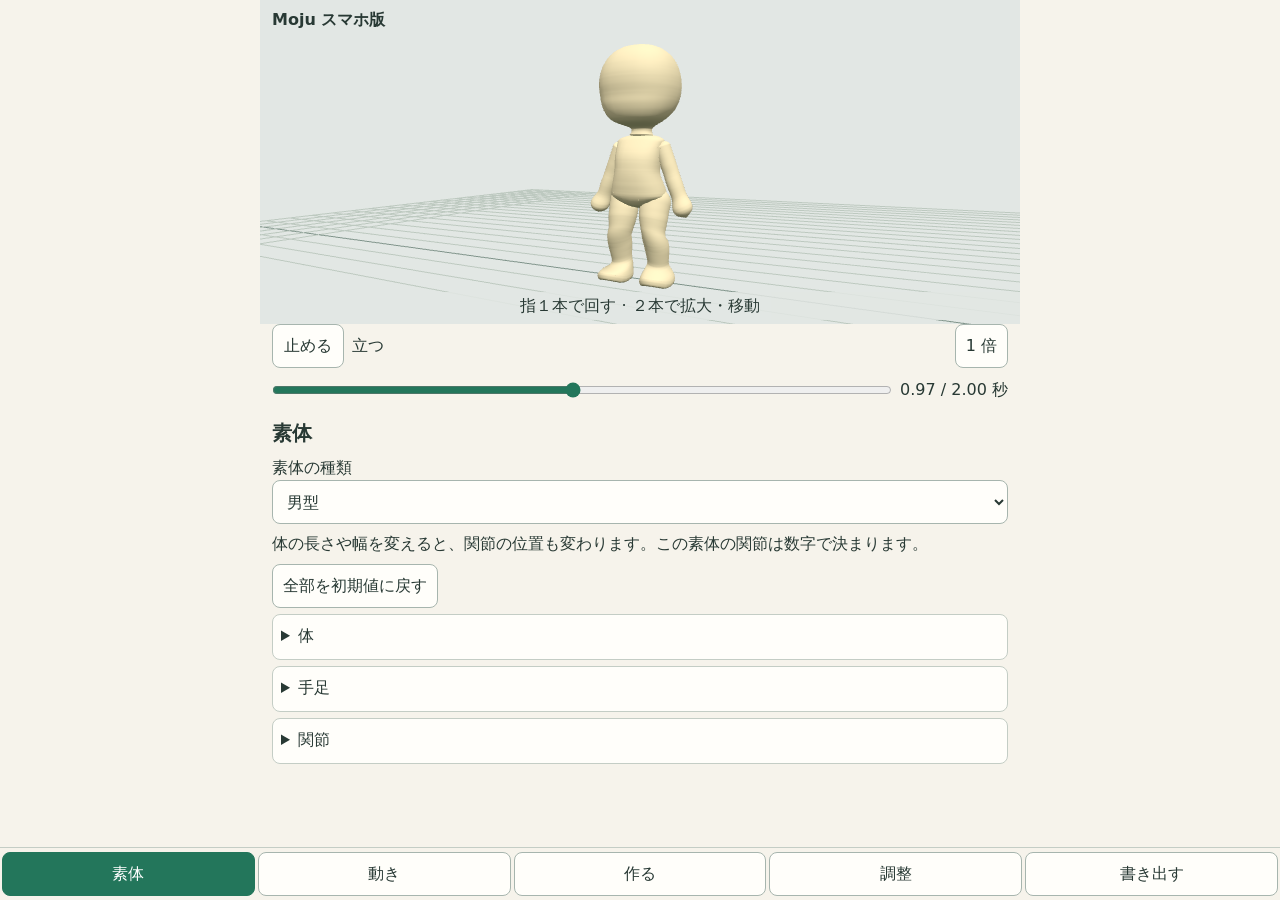
<file: mobile/index.html>
<!doctype html>
<html lang="ja">
<head>
  <meta charset="utf-8">
  <meta name="viewport" content="width=device-width, initial-scale=1, viewport-fit=cover">
  <meta name="theme-color" content="#f6f3eb">
  <title>Moju スマホ版</title>
  <link rel="stylesheet" href="./mobile.css">
  <link rel="stylesheet" href="../src/make_panel.css">
  <script type="importmap">
{
  "imports": {
    "three": "../vendor/three/build/three.module.js",
    "three/addons/": "../vendor/three/addons/"
  }
}
</script>
</head>
<body>
  <main>
    <section id="viewer" aria-label="素体の立体表示">
      <h1>Moju スマホ版</h1>
      <p class="gesture-hint">指１本で回す · ２本で拡大・移動</p>
    </section>
    <section class="transport" aria-label="動きの再生">
      <div class="play-row">
        <button id="play" type="button" disabled>再生</button>
        <span id="current-motion">読み込み中…</span>
        <button id="speed" type="button" aria-label="速さ 1 倍。押すと切り替え"><span id="speed-value">1 倍</span></button>
      </div>
      <div class="time-row">
        <label for="timeline" class="visually-hidden">再生する時間</label>
        <input id="timeline" type="range" min="0" max="1" step="0.01" value="0" disabled>
        <output id="time-value" for="timeline">0.00 / 0.00 秒</output>
      </div>
    </section>
    <div id="panels">
      <p id="status" role="status" aria-live="polite">素体を準備しています…</p>
      <p id="error" role="alert" hidden></p>
      <section id="panel-body" role="tabpanel" aria-labelledby="tab-body">
        <h2>素体</h2>
        <label for="preset">素体の種類</label>
        <select id="preset"><option value="male">男型</option><option value="female">女型</option></select>
        <p>体の長さや幅を変えると、関節の位置も変わります。この素体の関節は数字で決まります。</p>
        <button id="reset-body" type="button">全部を初期値に戻す</button>
        <div id="body-settings"></div>
      </section>
      <section id="panel-motion" role="tabpanel" aria-labelledby="tab-motion" hidden>
        <h2 class="visually-hidden">動き</h2>
        <label for="motion-search" class="visually-hidden">動きをさがす</label>
        <input id="motion-search" type="search" placeholder="動きをさがす" autocomplete="off" aria-controls="motion-list">
        <p class="motion-hint">右のチェックを入れた動きが書き出しに入ります</p>
        <p id="motion-empty" role="status" hidden>当てはまる動きがありません。</p>
        <div id="motion-list"></div>
      </section>
      <section id="panel-make" role="tabpanel" aria-labelledby="tab-make" hidden></section>
      <section id="panel-tuning" role="tabpanel" aria-labelledby="tab-tuning" hidden>
        <h2>調整</h2><p>つまみを離すと、いまの動きを作り直して反映します。</p>
        <div id="tuning-settings"></div>
        <details open><summary>関節の角度の足し引き(いま選んでいる動きだけ)</summary>
          <div class="detail-content"><p id="offset-motion"></p>
            <label for="offset-joint">関節</label><select id="offset-joint"></select>
            <div id="offset-settings"></div>
          </div>
        </details>
      </section>
      <section id="panel-export" role="tabpanel" aria-labelledby="tab-export" hidden>
        <h2>書き出す</h2>
        <label for="export-name">名前</label><input id="export-name" type="text" value="moju" maxlength="64" autocomplete="off">
        <p id="export-count">入る動き: 7 個</p><p id="export-size">ファイルの大きさ: 作成後に表示します</p>
        <button id="export-glb" class="primary" type="button">ゲーム用に書き出す(.glb)</button>
        <div class="settings-files">
          <button id="save-settings" type="button">設定をファイルに保存(.mojumannequin)</button>
          <button id="load-settings" type="button">設定を読み込む</button>
          <input id="settings-file" type="file" accept=".mojumannequin,.json,application/json" hidden>
        </div>
        <section class="page-sharing" aria-labelledby="share-heading">
          <h3 id="share-heading">このページを送る・別のブラウザで開く</h3>
          <label for="share-url">このページの住所</label>
          <input id="share-url" type="text" readonly>
          <div class="share-actions">
            <button id="share-page" type="button" hidden>共有する</button>
            <button id="copy-url" type="button">住所をコピー</button>
          </div>
          <p id="share-status" role="status" aria-live="polite"></p>
          <p><small>作った体や動きは、開いたブラウザごとに別々に覚えます。別のブラウザや別の人に渡すときは「設定をファイルに保存」で作ったファイルを、相手側の「設定を読み込む」で開いてください。</small></p>
        </section>
        <p><small id="site-version">版: 手元の開発版</small></p>
      </section>
    </div>
  </main>
  <nav id="tabs" role="tablist" aria-label="編集する項目">
    <button id="tab-body" role="tab" aria-controls="panel-body" aria-selected="true" type="button">素体</button>
    <button id="tab-motion" role="tab" aria-controls="panel-motion" aria-selected="false" tabindex="-1" type="button">動き</button>
    <button id="tab-make" role="tab" aria-controls="panel-make" aria-selected="false" tabindex="-1" type="button">作る</button>
    <button id="tab-tuning" role="tab" aria-controls="panel-tuning" aria-selected="false" tabindex="-1" type="button">調整</button>
    <button id="tab-export" role="tab" aria-controls="panel-export" aria-selected="false" tabindex="-1" type="button">書き出す</button>
  </nav>
  <script>
    (() => {
      const report = reason => {
        const box = document.querySelector('#error');
        box.hidden = false;
        box.textContent = `スマホ版を動かせませんでした: ${reason?.message ?? reason}`;
        document.querySelector('#panels').scrollTop = 0;
      };
      let resolveReady, rejectReady;
      window.__mobile = { state: null, ready: new Promise((resolve, reject) => {
        resolveReady = resolve; rejectReady = reject;
      }), clipNames: () => [] };
      window.__mobile.ready.catch(() => {});
      addEventListener('error', event => report(event.error ?? event.message));
      addEventListener('unhandledrejection', event => report(event.reason));
      import('./mobile.js').then(module => module.start()).then(resolveReady, error => {
        report(error); rejectReady(error);
      });
    })();
  </script>
</body>
</html>
</file>
<file: mobile/mobile.css>
:root { color-scheme: light; font: 16px/1.5 system-ui, sans-serif; color: #283934; background: #f6f3eb; }
* { box-sizing: border-box; }
html { height: 100%; overflow: hidden; }
body { margin: 0; height: 100vh; height: 100dvh; overflow: hidden; display: flex; flex-direction: column; padding: env(safe-area-inset-top) env(safe-area-inset-right) 0 env(safe-area-inset-left); }
main { flex: 1; min-height: 0; min-width: 0; width: 100%; max-width: 760px; margin: 0 auto; display: grid; grid-template-rows: max(220px, 36vh) auto minmax(0, 1fr); grid-template-rows: max(220px, 36dvh) auto minmax(0, 1fr); }
h1 { position: absolute; z-index: 1; top: 8px; left: 12px; margin: 0; font-size: 16px; pointer-events: none; }
h2 { margin: 0 0 8px; font-size: 20px; }
p { margin: 8px 0; overflow-wrap: anywhere; }
button, input, select, output, summary { font: inherit; }
button, select, input[type="text"], input[type="search"] { min-height: 44px; border: 1px solid #a7b5ae; border-radius: 8px; padding: 8px 10px; background: #fffefa; color: inherit; }
button { cursor: pointer; touch-action: manipulation; white-space: normal; overflow-wrap: anywhere; }
button:disabled { cursor: default; opacity: .6; }
button:focus-visible, input:focus-visible, select:focus-visible, summary:focus-visible { outline: 3px solid #23765b; outline-offset: 2px; }
input, select { max-width: 100%; }
input[type="range"] { display: block; width: 100%; min-width: 0; height: 44px; margin: 0; accent-color: #23765b; }
input[type="text"], input[type="search"], select { width: 100%; min-width: 0; }
input[type="checkbox"] { width: 24px; height: 24px; margin: 0; flex-shrink: 0; accent-color: #23765b; }
[hidden] { display: none !important; }
.visually-hidden { position: absolute; width: 1px; height: 1px; padding: 0; margin: -1px; overflow: hidden; clip-path: inset(50%); white-space: nowrap; }
#viewer { position: relative; width: 100%; min-width: 0; min-height: 0; overflow: hidden; background: #e2e7e4; }
#viewer canvas { width: 100%; height: 100%; display: block; touch-action: none; }
.gesture-hint { position: absolute; bottom: 4px; left: 0; right: 0; text-align: center; margin: 0; padding: 2px; pointer-events: none; background: #e2e7e4dc; }
.transport { min-width: 0; padding: 0 12px; line-height: 1.25; }
.play-row { display: grid; grid-template-columns: 72px minmax(0, 1fr) auto; align-items: center; gap: 8px; min-height: 44px; }
.play-row button { min-width: 0; }
#speed { white-space: nowrap; font-variant-numeric: tabular-nums; }
#current-motion { min-width: 0; overflow: hidden; text-overflow: ellipsis; white-space: nowrap; }
.time-row { display: grid; grid-template-columns: minmax(0, 1fr) auto; align-items: center; gap: 8px; min-height: 44px; }
#time-value { white-space: nowrap; font-variant-numeric: tabular-nums; }
#panels { min-height: 0; min-width: 0; padding: 6px 12px; overflow-y: auto; overflow-x: hidden; overscroll-behavior-y: contain; -webkit-overflow-scrolling: touch; }
#status { color: #435d50; }
#error { padding: 8px; border: 1px solid #a03a32; border-radius: 8px; color: #82251e; background: #fff0ed; }
details { border: 1px solid #c4cdc5; border-radius: 8px; background: #fffefa; margin-top: 6px; min-width: 0; }
summary { min-height: 44px; padding: 10px 8px; line-height: 1.4; cursor: pointer; overflow-wrap: anywhere; }
.detail-content { padding: 0 8px 6px; min-width: 0; }
.setting { padding: 4px 0 6px; border-bottom: 1px solid #dce1d9; }
.setting:last-child { border-bottom: 0; }
.setting-heading { display: grid; grid-template-columns: minmax(0, 1fr) auto auto; align-items: center; gap: 6px; }
.setting label { min-width: 0; font-weight: 600; line-height: 1.25; overflow-wrap: anywhere; }
.setting p { font-size: 16px; line-height: 1.25; color: #4b5c52; margin: 0; }
.setting output { font-weight: normal; font-variant-numeric: tabular-nums; }
.setting button { padding: 4px 6px; font-size: 16px; white-space: nowrap; }
.motion-hint { margin: 4px 0; line-height: 1.2; }
#motion-list details { margin-top: 4px; }
.group-count { display: inline-block; margin-left: 6px; white-space: nowrap; font-variant-numeric: tabular-nums; color: #435d50; }
.motion-row { display: grid; grid-template-columns: minmax(0, 1fr) 44px; align-items: center; gap: 4px; min-width: 0; }
.motion-row > button { min-width: 0; width: 100%; min-height: 44px; padding: 6px 8px; line-height: 1.25; text-align: left; }
.motion-row > button[aria-pressed="true"] { background: #e3f2e7; border-color: #23765b; font-weight: 600; }
.include-label { display: flex; align-items: center; justify-content: center; width: 44px; height: 44px; cursor: pointer; touch-action: manipulation; }
.primary { background: #23765b; border-color: #23765b; color: white; }
#panel-export button, .settings-files { width: 100%; }
.settings-files { display: grid; gap: 12px; margin: 24px 0; }
.page-sharing { min-width: 0; border-top: 1px solid #a7b5ae; padding-top: 16px; overflow-wrap: anywhere; }
.page-sharing h3 { margin: 0 0 12px; font-size: 18px; }
.share-actions { display: grid; grid-template-columns: minmax(0, 1fr); gap: 12px; margin: 12px 0; }
.share-actions button { min-width: 0; }
#tabs { flex: none; display: grid; grid-template-columns: repeat(5, minmax(0, 1fr)); gap: 3px; padding: 4px 2px calc(4px + env(safe-area-inset-bottom)); background: #f6f3eb; border-top: 1px solid #c4cdc5; }
#tabs button { padding: 8px 1px; min-width: 0; min-height: 44px; line-height: 1.25; }
#tabs button[aria-selected="true"] { background: #23765b; color: white; border-color: #23765b; }
#tabs button { font-size: clamp(14px, 4vw, 16px); white-space: nowrap; overflow-wrap: normal; }
/* 編集時は時間を中央にまとめ、コマとつまみが同じ画面に収まる高さを残す。 */
main[data-tab="make"] { grid-template-rows: clamp(180px, 30dvh, 220px) 56px minmax(0, 1fr); }
main[data-tab="make"][data-make-middle="true"] { grid-template-rows: clamp(140px, 24dvh, 180px) 56px minmax(0, 1fr); }
main[data-tab="make"] .transport { display: grid; grid-template-columns: 52px minmax(0, 1fr) 54px; gap: 6px; align-items: center; }
main[data-tab="make"] .play-row { display: contents; }
main[data-tab="make"] #play { grid-column: 1; grid-row: 1; padding: 4px; }
main[data-tab="make"] #speed { grid-column: 3; grid-row: 1; padding: 4px; font-size: 14px; }
main[data-tab="make"] #current-motion { position: absolute; width: 1px; height: 1px; overflow: hidden; clip-path: inset(50%); }
main[data-tab="make"] .time-row { grid-column: 2; grid-row: 1; position: relative; display: flex; align-items: end; height: 56px; padding-top: 12px; }
main[data-tab="make"] #time-value { position: absolute; top: 0; left: 0; right: 0; text-align: center; font-size: 12px; pointer-events: none; }
</file>
<file: src/make_panel.css>
.make-panel { min-width: 0; color: var(--make-text, inherit); }
.make-panel *, .make-joint-overlay * { box-sizing: border-box; }
.make-panel [hidden], .make-joint-overlay[hidden], .make-joint-dot[hidden] { display: none !important; }
.make-panel button, .make-panel input, .make-panel select, .make-panel output, .make-panel summary { font: inherit; }
.make-panel button, .make-panel select, .make-panel input[type="text"], .make-panel input[type="number"] {
  min-height: 44px; min-width: 0; max-width: 100%; padding: 8px 10px;
  border: 1px solid var(--make-control-border, #a7b5ae); border-radius: 8px;
  background: var(--make-control, #fffefa); color: inherit;
}
.make-panel button { cursor: pointer; touch-action: manipulation; overflow-wrap: anywhere; }
.make-panel button:disabled { cursor: default; opacity: .6; }
.make-panel input[type="text"], .make-panel select { width: 100%; }
.make-panel input[type="range"] { display: block; width: 100%; min-width: 0; height: 44px; margin: 0; padding: 0; accent-color: var(--make-accent, #23765b); }
.make-panel input[type="checkbox"] { width: 24px; height: 24px; margin: 0; flex-shrink: 0; accent-color: var(--make-accent, #23765b); }
.make-panel :is(button, input, select, summary):focus-visible { outline: 3px solid var(--make-accent, #23765b); outline-offset: 2px; }
.make-panel p { margin: 8px 0; overflow-wrap: anywhere; }
.make-panel details { border: 1px solid var(--make-border, #c4cdc5); border-radius: 8px; background: var(--make-control, #fffefa); margin-top: 6px; }
.make-panel summary { min-height: 44px; padding: 10px 8px; cursor: pointer; }
.make-panel .make-primary { background: var(--make-accent, #23765b); border-color: var(--make-accent, #23765b); color: var(--make-primary-text, white); }
.make-visually-hidden { position: absolute; width: 1px; height: 1px; padding: 0; margin: -1px; overflow: hidden; clip-path: inset(50%); white-space: nowrap; }
.make-desktop {
  --make-text: #e1e5e6; --make-border: #414b50; --make-control-border: #505c61;
  --make-control: #202428; --make-accent: #5df5ff; --make-selected: #34464c; --make-primary-text: #202428;
  margin: 16px 0;
}
.make-desktop > summary { cursor: pointer; margin-bottom: 12px; }
.make-section { min-width: 0; border-top: 1px solid var(--make-border, #c4cdc5); padding: 2px 0; }
.make-section h3 { margin: 0; font-size: 15px; white-space: nowrap; }
.make-section label { display: block; margin: 0; }
.make-section .make-check { display: flex; align-items: center; gap: 4px; min-height: 44px; font-size: 12px; cursor: pointer; }
.make-actions { display: grid; grid-template-columns: repeat(2, minmax(0, 1fr)); gap: 4px; margin: 4px 0; }
.make-actions > button { min-width: 0; padding: 4px; font-size: 13px; }
.make-motion { border-top: 0; }
.make-motion-row { display: grid; grid-template-columns: minmax(0, 1fr) 44px; gap: 4px; }
.make-motion-row > label { position: absolute; clip-path: inset(50%); width: 1px; height: 1px; overflow: hidden; }
.make-motion-row:empty { display: none; }
.make-motion-menu .make-new { grid-column: 1 / -1; }
.make-motion-row select { font-size: 14px; padding: 4px 6px; }
.make-key-toolbar { display: grid; grid-template-columns: minmax(0, 1fr) 84px; gap: 4px; }
.make-keys { display: flex; gap: 4px; overflow-x: auto; min-width: 0; scrollbar-width: none; }
.make-keys button { flex: none; min-width: 44px; white-space: nowrap; padding: 4px 6px; font-size: 13px; }
.make-preview { padding: 4px; font-size: 13px; }
.make-key-time { display: grid; grid-template-columns: 44px minmax(0, 1fr) 98px; align-items: center; gap: 4px; position: relative; }
.make-key-time label { position: absolute; clip-path: inset(50%); width: 1px; height: 1px; overflow: hidden; }
.make-key-time output { font-size: 11px; }
.make-key-time input { grid-column: 2; grid-row: 1; }
.make-key-time button { font-size: 12px; padding: 4px; }
.make-pose-heading { display: flex; justify-content: space-between; align-items: center; gap: 4px; }
.make-pose-row { display: grid; grid-template-columns: minmax(0, 1fr) minmax(0, 1fr); gap: 6px; margin-bottom: 2px; }
.make-field { display: flex; align-items: center; gap: 3px; min-width: 0; }
.make-field > label { flex: none; font-size: 11px; max-width: 44px; line-height: 1.1; }

.make-field > .make-check { flex: 1; max-width: none; min-width: 0; line-height: 1.2; }
.make-field select { flex: 1; width: 0; font-size: 12px; padding: 4px 0; }
.make-modes { display: grid; grid-template-columns: 36px 1fr 1fr; gap: 3px; align-items: center; }
.make-modes > span { font-size: 11px; line-height: 1.1; }
.make-modes button { padding: 4px; font-size: 14px; }
.make-slider { position: relative; padding-top: 18px; }
.make-slider > output { position: absolute; left: 0; top: 0; font-size: 14px; line-height: 18px; font-variant-numeric: tabular-nums; }
.make-slider .make-limits { position: absolute; top: 35px; left: 0; right: 0; pointer-events: none; }
.make-panel .make-slider input { padding: 0 38px; }
.make-explanation { font-size: clamp(9px, 2.66vw, 11px); line-height: 1.3; white-space: nowrap; }
.make-section > p[role="status"] { margin: 0; font-size: 12px; }
.make-panel .make-section button[aria-pressed="true"] { background: var(--make-selected, #e3f2e7); border-color: var(--make-accent, #23765b); }
.make-new { width: 100%; }
.make-limits { display: flex; justify-content: space-between; font-size: 10px; }
.make-section input[type="number"] { min-height: 44px; width: 100%; padding: 8px; font: inherit; }
.make-section small { display: block; }
.make-polish-row { display: grid; grid-template-columns: minmax(0, 1fr) auto; gap: 4px; padding: 8px 0; }
.make-polish-row > output { font-variant-numeric: tabular-nums; }
.make-polish-row > input, .make-polish-row > small, .make-polish-row > button { grid-column: 1 / -1; }
.make-polish button { min-width: 0; min-height: 44px; white-space: normal; overflow-wrap: anywhere; }
.make-polish p, .make-polish small { overflow-wrap: anywhere; }
.make-joint-overlay { position: absolute; inset: 0; pointer-events: none; overflow: hidden; }
.make-joint-dot { position: absolute; width: 28px; height: 28px; min-height: 28px; padding: 0; border: 0; background: transparent; border-radius: 50%; transform: translate(-50%, -50%); pointer-events: auto; touch-action: manipulation; }
.make-joint-dot::after { content: ''; display: block; width: 12px; height: 12px; margin: auto; border: 1px solid var(--make-dot-border, #275e4bb3); border-radius: 50%; background: transparent; }
.make-joint-dot[aria-pressed="true"]::after { width: 16px; height: 16px; background: var(--make-dot-selected, #ed8428); border-color: var(--make-dot-selected-border, #9b4b13); }
</file>
